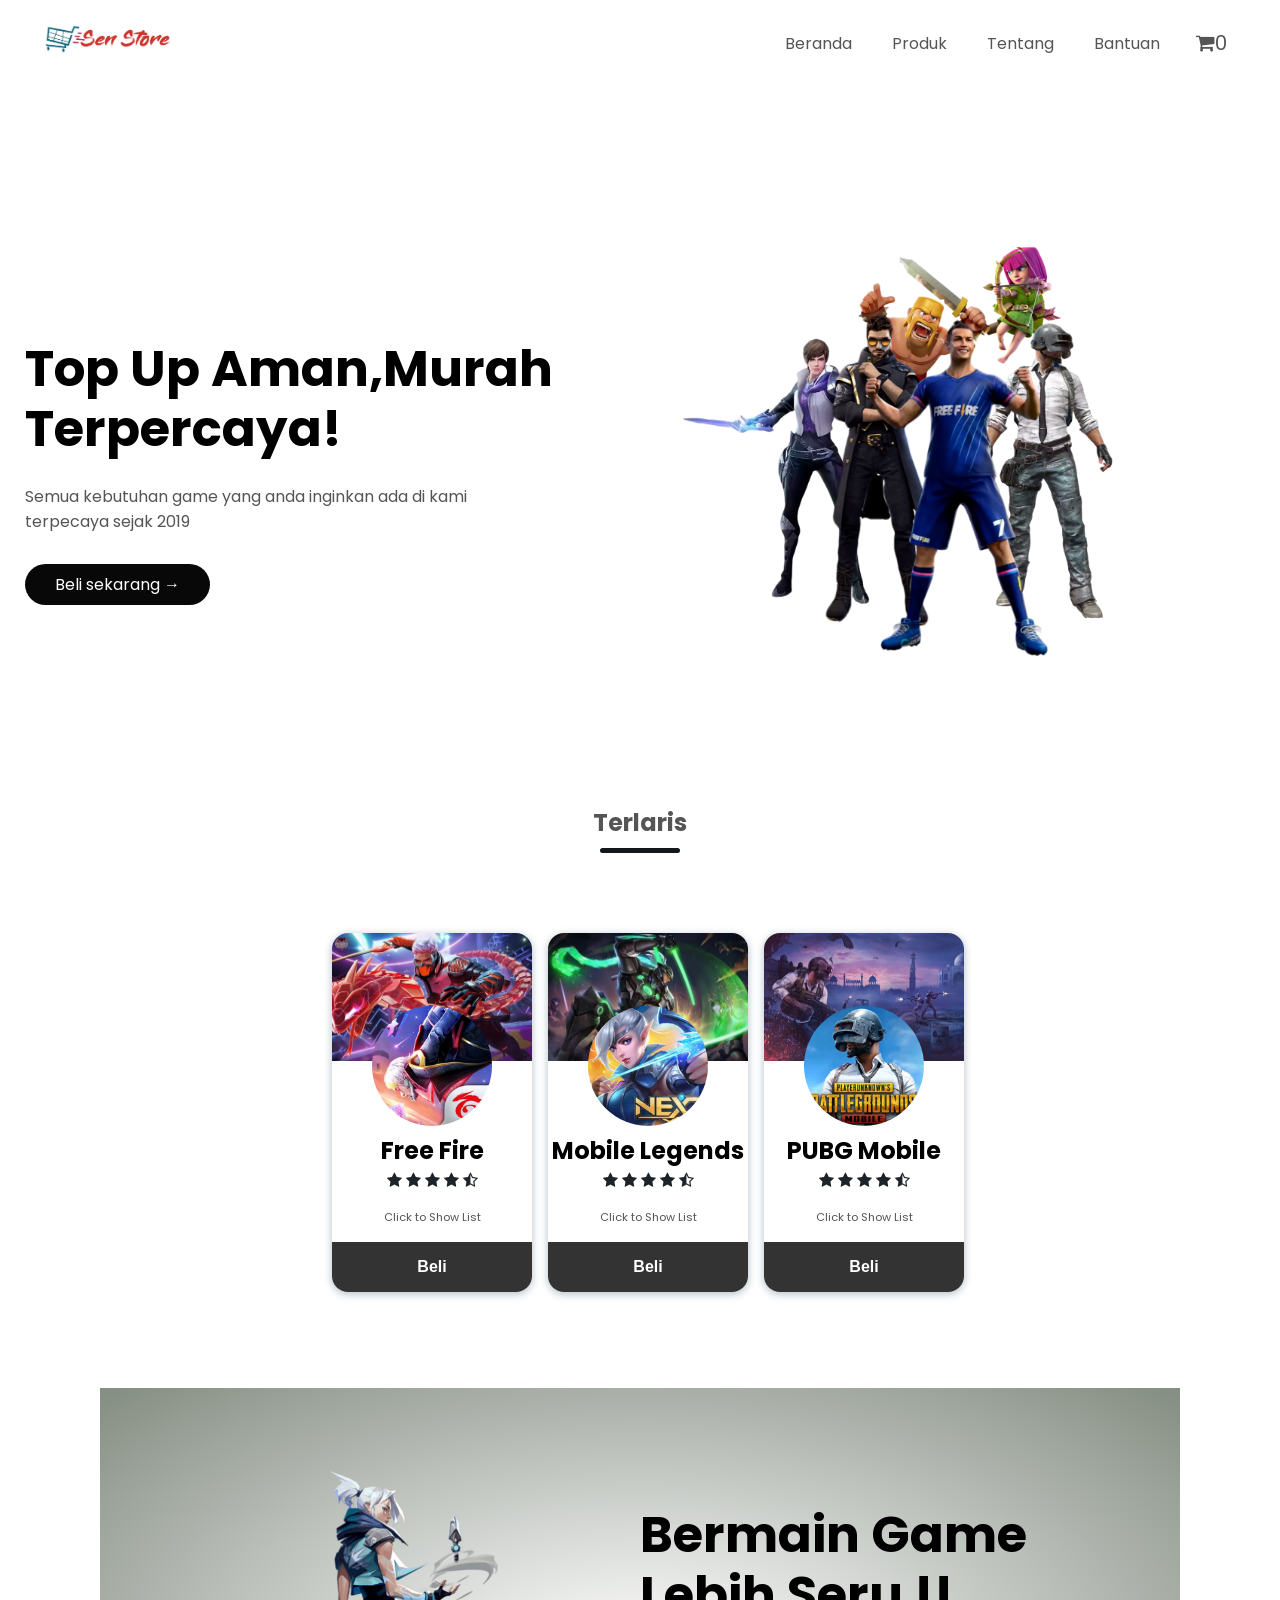
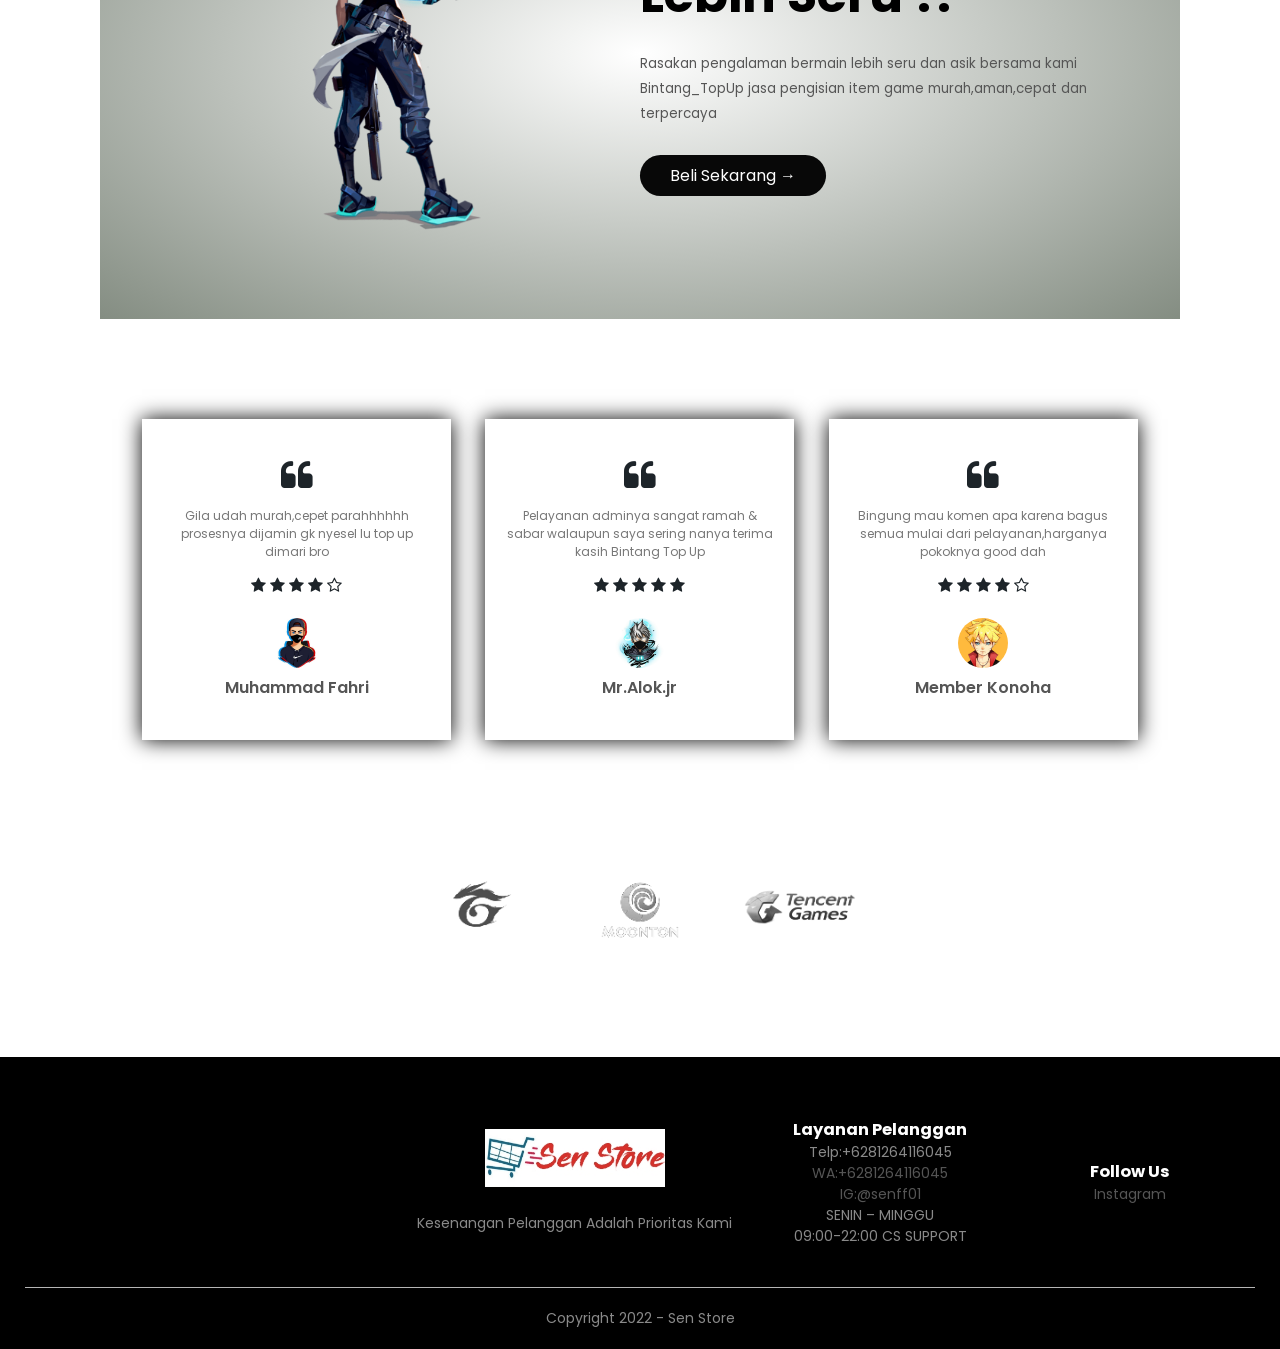
<file: index.html>
<!DOCTYPE html>
<html lang="en">
<head>
    <meta charset="UTF-8">
    <meta name="viewport" content="width=device-width, initial-scale=1.0">
    <title>Sen Store | Top up Murah Terpercaya</title>
    <link rel="stylesheet" href="style.css">
    <link rel="preconnect" href="https://fonts.googleapis.com">
<link rel="preconnect" href="https://fonts.gstatic.com" crossorigin>
<link href="https://fonts.googleapis.com/css2?family=Poppins:wght@300;400;500;600;700&display=swap" rel="stylesheet">
<link rel="stylesheet" href="https://stackpath.bootstrapcdn.com/font-awesome/4.7.0/css/font-awesome.min.css">
</head>


<body>

    <div class="header">

   <div class="container">
    <div class="navbar">
        
        <div class="logo">
            <a href="../index-sesudah.html"><img src="image/logo.png" width="125px"></a>
        </div>
            <nav>
             <ul id="MenuItems">
                <li><a href="#">Beranda</a></li>
                <li><a href="account.html">Produk</a></li>
                <li><a href="https://www.instagram.com/senff01">Tentang</a></li>
                <li><a href="https://api.whatsapp.com/send?phone=6281264116045">Bantuan</a></li>
             </ul>
            </nav>
            <div class="logo">
            </div>
            <div class="cart__counter">
              <i class="fa fa-shopping-cart"></i><span id="total__counter">0</span>
            </div>
            <div class="cart">
              
            <img src="image/menu.png" class="menu-icon" onclick="menutoggle()"> 
        </div>

        
        </div>

     <div class="row">
        <div class="col-2">
            <h1>Top Up Aman,Murah<br>Terpercaya!</h1>
            <p>Semua kebutuhan game yang anda inginkan ada di kami<br>terpecaya sejak 2019</p>
            <a href="product/product.html" class="btn">Beli sekarang &#8594</a>
        </div>
         <div class="col-2">
            <img src="image/image1.png" >
         </div>
       </div>
   </div>
</div>


    <!---- featured products ---->
    <h2 class="title">Terlaris</h2>
    <div class="wrapper-flex">
    <div class="daftar-produk">
        <img src="image/bg-prk1.jpg" class='banner-img'>
        <img src="image/product-1.jpg" calt='profile image' class="profile-img" width="50px">
        <h1 class="name">Free Fire</h1>
        <div class="rating">
        <i class="fa fa-star"></i>
        <i class="fa fa-star"></i>
        <i class="fa fa-star"></i>
        <i class="fa fa-star"></i>
        <i class="fa fa-star-half-o"></i>
        </div>
              <p class="description">Click to Show List</p>
              <a href="product/dm_ep-ep.html"><button class="tombol">Beli</button></a>
            </div>
            <!-- mobile legends -->
            <div class="daftar-produk">
              <img src="image/bg-prk2.jpg" class='banner-img'>
                <img src="image/product-2.jpg" calt='profile image' class="profile-img" width="50px">
                <h1 class="name">Mobile Legends</h1>
                <div class="rating">
                  <i class="fa fa-star"></i>
                  <i class="fa fa-star"></i>
                  <i class="fa fa-star"></i>
                  <i class="fa fa-star"></i>
                  <i class="fa fa-star-half-o"></i>
              </div>
                <p class="description">Click to Show List</p>
                <a href="product/mobile-product.html"><button class="tombol">Beli</button></a>
              </div>
              <div class="daftar-produk">
                <img src="image/bg-prk3.jpg" class='banner-img'>
                <img src="image/product-3.jpg" calt='profile image' class="profile-img" width="50px">
                <h1 class="name">PUBG Mobile</h1>
                <div class="rating">
                  <i class="fa fa-star"></i>
                  <i class="fa fa-star"></i>
                  <i class="fa fa-star"></i>
                  <i class="fa fa-star"></i>
                  <i class="fa fa-star-half-o"></i>
              </div>
                <p class="description">Click to Show List</p>
                <button class='tombol'>Beli</button>
              </div>

 <!--- offer ---->
    <div class="offer">
        <div class="small-container">
            <div class="row">
                <div class="col-2">
                    <img src="image/exclusive.png" class="offer-img">
                </div>
                <div class="col-2">
                    <h1>Bermain Game Lebih Seru !!</h1>
                    <small>Rasakan pengalaman bermain lebih seru dan asik bersama kami Bintang_TopUp jasa pengisian item game murah,aman,cepat dan</small>
                    <p><small>terpercaya</small></p>
                    <a href="product/product.html" class="btn">Beli Sekarang &#8594</a>
                </div>
            </div>
        </div>
    </div>

<!----testimonial -------->

<div class="testimonial">
    <div class="small-container">
        <div class="row">
            <div class="col-3">
                <i class="fa fa-quote-left"></i>
                <p>Gila udah murah,cepet parahhhhhh prosesnya dijamin gk nyesel lu top up dimari bro</p>
                <div class="rating">
                    <i class="fa fa-star"></i>
                    <i class="fa fa-star"></i>
                    <i class="fa fa-star"></i>
                    <i class="fa fa-star"></i>
                    <i class="fa fa-star-o"></i>
                </div>
                <img src="image/user-1.png">
                <h3>Muhammad Fahri</Mr></h3>
            </div>
            <div class="col-3">
                <i class="fa fa-quote-left"></i>
                <p>Pelayanan adminya sangat ramah & sabar walaupun saya sering nanya terima kasih Bintang Top Up</p>
                <div class="rating">
                    <i class="fa fa-star"></i>
                    <i class="fa fa-star"></i>
                    <i class="fa fa-star"></i>
                    <i class="fa fa-star"></i>
                    <i class="fa fa-star"></i>
                </div>
                <img src="image/user-2.png">
                <h3>Mr.Alok.jr</h3>
            </div>
            <div class="col-3">
                <i class="fa fa-quote-left"></i>
                <p>Bingung mau komen apa karena bagus semua mulai dari pelayanan,harganya pokoknya good dah</p>
                <div class="rating">
                    <i class="fa fa-star"></i>
                    <i class="fa fa-star"></i>
                    <i class="fa fa-star"></i>
                    <i class="fa fa-star"></i>
                    <i class="fa fa-star-o"></i>
                </div>
                <img src="image/user-3.png">
                <h3>Member Konoha</h3>
            </div>
        </div>
    </div>
</div>

<!--------brands------>
<div class="brands">
    <div class="small-container">
        <div class="row">
            <div class="col-5">
                <img src="image/logo-garena.png">
            </div>
            <div class="col-5">
                <img src="image/logo-moonton.png">
            </div>
            <div class="col-5">
                <img src="image/logo-tencent.png">
            </div>
            <!--foto logo-->
        </div>
    </div>
</div>

<!-------footer------>
<div class="footer">
    <div class="container">
        <div class="row">
            <div class="footer-col-1">
            </div>
            <div class="footer-col-2">
                <img src="image/logo-white.png" >
                <p>Kesenangan Pelanggan Adalah Prioritas Kami</p>
            </div>
            <div class="footer-col-3">
                <h3>Layanan Pelanggan</h3>
                <ul>
                    <li>Telp:+6281264116045</li>
                    <li><a href="https://api.whatsapp.com/send?phone=6281264116045"><li>WA:+6281264116045</li></a></li>
                    <li><a href="https://www.instagram.com/senff01/"><li>IG:@senff01</li></a></li>
                    <li>SENIN – MINGGU
                    <br>09:00-22:00 CS SUPPORT</li>
                </ul>
            </div>
            <div class="footer-col-4">
                <h3>Follow Us</h3>
                <ul>
                    <a href="https://www.instagram.com/senff01"><li>Instagram</li></a>
                </ul>
            </div>
        </div>
        <hr>
        <p class="Copyrigh">Copyright 2022 - Sen Store</p>
    </div>
</div>

<!--js for toggle menu-->
<script>
    var MenuItems= document.getElementById("MenuItems");
    MenuItems.style.maxHeight = "0px";
    function menutoggle(){
            if(MenuItems.style.maxHeight == "0px")
        {
            MenuItems.style.maxHeight = "200px";
        }
    else   
        {   
            MenuItems.style.maxHeight = "0px";
        }
    
    }
</script>

</body>
</html>
</file>
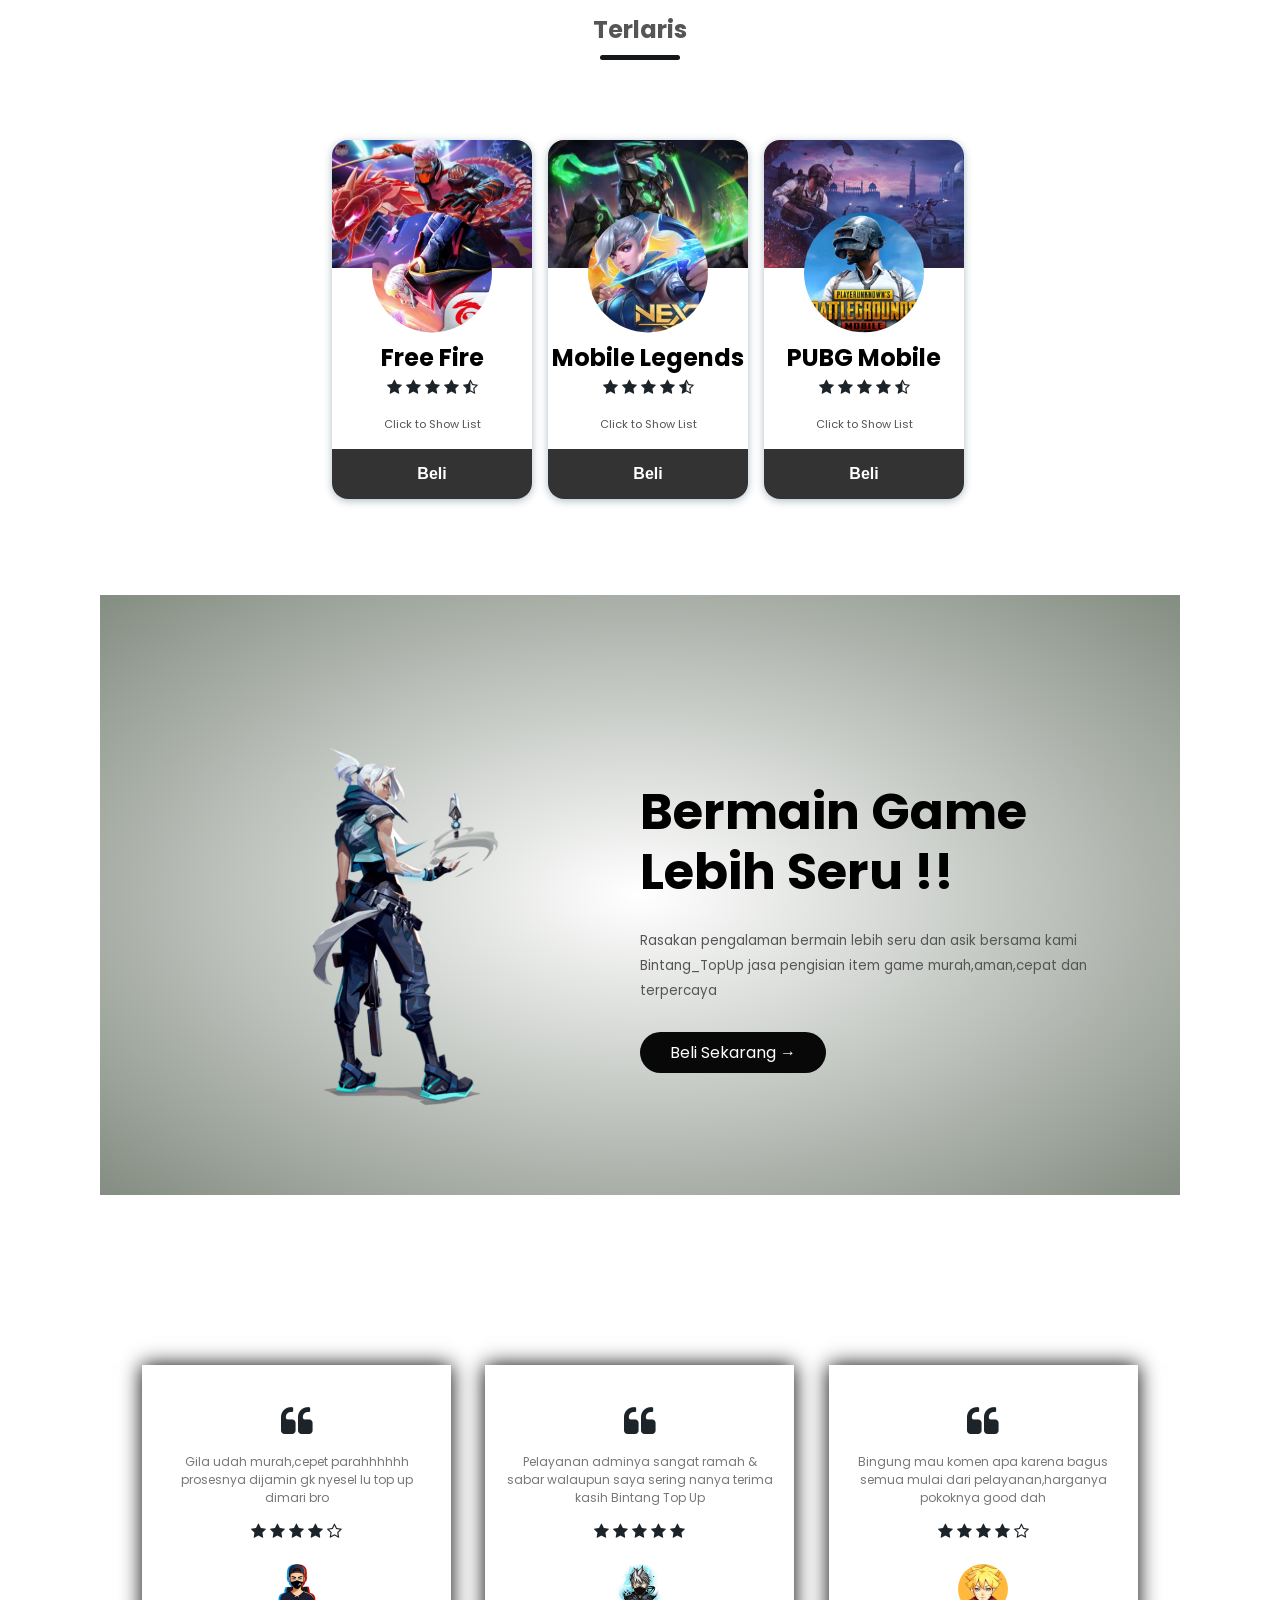
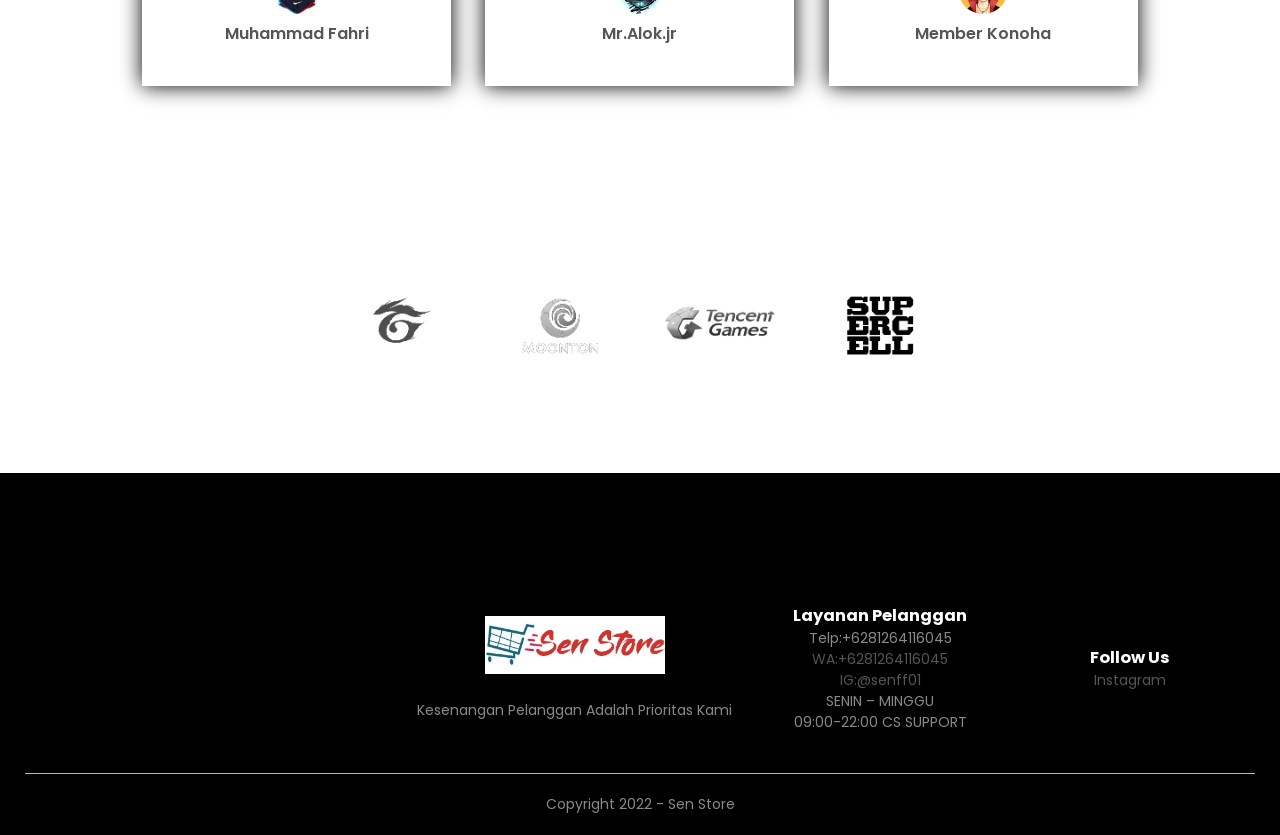
<file: index-sesudah.html>
<!DOCTYPE html>
<html lang="en">
<head>
    <meta charset="UTF-8">
    <meta name="viewport" content="width=device-width, initial-scale=1.0">
    <title>Sen - Store</title>
    <link rel="stylesheet" href="style.css">
    <link rel="preconnect" href="https://fonts.googleapis.com">
<link rel="preconnect" href="https://fonts.gstatic.com" crossorigin>
<link href="https://fonts.googleapis.com/css2?family=Poppins:wght@300;400;500;600;700&display=swap" rel="stylesheet">
<link rel="stylesheet" href="https://stackpath.bootstrapcdn.com/font-awesome/4.7.0/css/font-awesome.min.css">
</head>

<body>
<div class="header">
   <div class="container">
</div>
    <!---- featured products ---->
    <h2 class="title">Terlaris</h2>
    <div class="wrapper-flex">

        <div class="daftar-produk">
            <img src="image/bg-prk1.jpg" class='banner-img'>
              <img src="image/product-1.jpg" calt='profile image' class="profile-img" width="50px">
              <h1 class="name">Free Fire</h1>
              <div class="rating">
                <i class="fa fa-star"></i>
                <i class="fa fa-star"></i>
                <i class="fa fa-star"></i>
                <i class="fa fa-star"></i>
                <i class="fa fa-star-half-o"></i>
            </div>
              <p class="description">Click to Show List</p>
              <a href="product/dm_ep-ep.html"><button class="tombol">Beli</button></a>
            </div>
            <!-- mobile legends -->
            <div class="daftar-produk">
              <img src="image/bg-prk2.jpg" class='banner-img'>
                <img src="image/product-2.jpg" calt='profile image' class="profile-img" width="50px">
                <h1 class="name">Mobile Legends</h1>
                <div class="rating">
                  <i class="fa fa-star"></i>
                  <i class="fa fa-star"></i>
                  <i class="fa fa-star"></i>
                  <i class="fa fa-star"></i>
                  <i class="fa fa-star-half-o"></i>
              </div>
                <p class="description">Click to Show List</p>
                <a href="product/mobile-product.html"><button class="tombol">Beli</button></a>
              </div>
              <div class="daftar-produk">
                <img src="image/bg-prk3.jpg" class='banner-img'>
                <img src="image/product-3.jpg" calt='profile image' class="profile-img" width="50px">
                <h1 class="name">PUBG Mobile</h1>
                <div class="rating">
                  <i class="fa fa-star"></i>
                  <i class="fa fa-star"></i>
                  <i class="fa fa-star"></i>
                  <i class="fa fa-star"></i>
                  <i class="fa fa-star-half-o"></i>
              </div>
                <p class="description">Click to Show List</p>
                <button class='tombol'>Beli</button>
              </div>
              
 <!--- offer ---->
    <div class="offer">
        <div class="small-container">
            <div class="row">
                <div class="col-2">
                    <img src="image/exclusive.png" class="offer-img">
                </div>
                <div class="col-2">
                    <h1>Bermain Game Lebih Seru !!</h1>
                    <small>Rasakan pengalaman bermain lebih seru dan asik bersama kami Bintang_TopUp jasa pengisian item game murah,aman,cepat dan</small>
                    <p><small>terpercaya</small></p>
                    <a href="" class="btn">Beli Sekarang &#8594</a>
                </div>
            </div>
        </div>
    </div>

<!----testimonial -------->

<div class="testimonial">
    <div class="small-container">
        <div class="row">
            <div class="col-3">
                <i class="fa fa-quote-left"></i>
                <p>Gila udah murah,cepet parahhhhhh prosesnya dijamin gk nyesel lu top up dimari bro</p>
                <div class="rating">
                    <i class="fa fa-star"></i>
                    <i class="fa fa-star"></i>
                    <i class="fa fa-star"></i>
                    <i class="fa fa-star"></i>
                    <i class="fa fa-star-o"></i>
                </div>
                <img src="image/user-1.png">
                <h3>Muhammad Fahri</Mr></h3>
            </div>
            <div class="col-3">
                <i class="fa fa-quote-left"></i>
                <p>Pelayanan adminya sangat ramah & sabar walaupun saya sering nanya terima kasih Bintang Top Up</p>
                <div class="rating">
                    <i class="fa fa-star"></i>
                    <i class="fa fa-star"></i>
                    <i class="fa fa-star"></i>
                    <i class="fa fa-star"></i>
                    <i class="fa fa-star"></i>
                </div>
                <img src="image/user-2.png">
                <h3>Mr.Alok.jr</h3>
            </div>
            <div class="col-3">
                <i class="fa fa-quote-left"></i>
                <p>Bingung mau komen apa karena bagus semua mulai dari pelayanan,harganya pokoknya good dah</p>
                <div class="rating">
                    <i class="fa fa-star"></i>
                    <i class="fa fa-star"></i>
                    <i class="fa fa-star"></i>
                    <i class="fa fa-star"></i>
                    <i class="fa fa-star-o"></i>
                </div>
                <img src="image/user-3.png">
                <h3>Member Konoha</h3>
            </div>
        </div>
    </div>
</div>

<!--------brands------>
<div class="brands">
    <div class="small-container">
        <div class="row">
            <div class="col-5">
                <img src="image/logo-garena.png">
            </div>
            <div class="col-5">
                <img src="image/logo-moonton.png">
            </div>
            <div class="col-5">
                <img src="image/logo-tencent.png">
            </div>
            <div class="col-5">
                <img src="image/logo-supercell.png">
            </div>
            <!--foto logo-->
        </div>
    </div>
</div>

<div class="footer">
    <div class="container">
        <div class="row">
            <div class="footer-col-1">
            </div>
            <div class="footer-col-2">
                <img src="image/logo-white.png" >
                <p>Kesenangan Pelanggan Adalah Prioritas Kami</p>
            </div>
            <div class="footer-col-3">
                <h3>Layanan Pelanggan</h3>
                <ul>
                    <li>Telp:+6281264116045</li>
                    <li><a href="https://api.whatsapp.com/send?phone=6281264116045"><li>WA:+6281264116045</li></a></li>
                    <li><a href="https://www.instagram.com/senff01/"><li>IG:@senff01</li></a></li>
                    <li>SENIN – MINGGU
                    <br>09:00-22:00 CS SUPPORT</li>
                </ul>
            </div>
            <div class="footer-col-4">
                <h3>Follow Us</h3>
                <ul>
                    <a href="https://www.instagram.com/senff01"><li>Instagram</li></a>
                </ul>
            </div>
        </div>
        <hr>
        <p class="Copyrigh">Copyright 2022 - Sen Store</p>
    </div>
</div>

<!--js for toggle menu-->
<script>
    var MenuItems= document.getElementById("MenuItems");
    MenuItems.style.maxHeight = "0px";
    function menutoggle(){
            if(MenuItems.style.maxHeight == "0px")
        {
            MenuItems.style.maxHeight = "200px";
        }
    else   
        {   
            MenuItems.style.maxHeight = "0px";
        }
    
    }
</script>

</body>
</html>
</file>
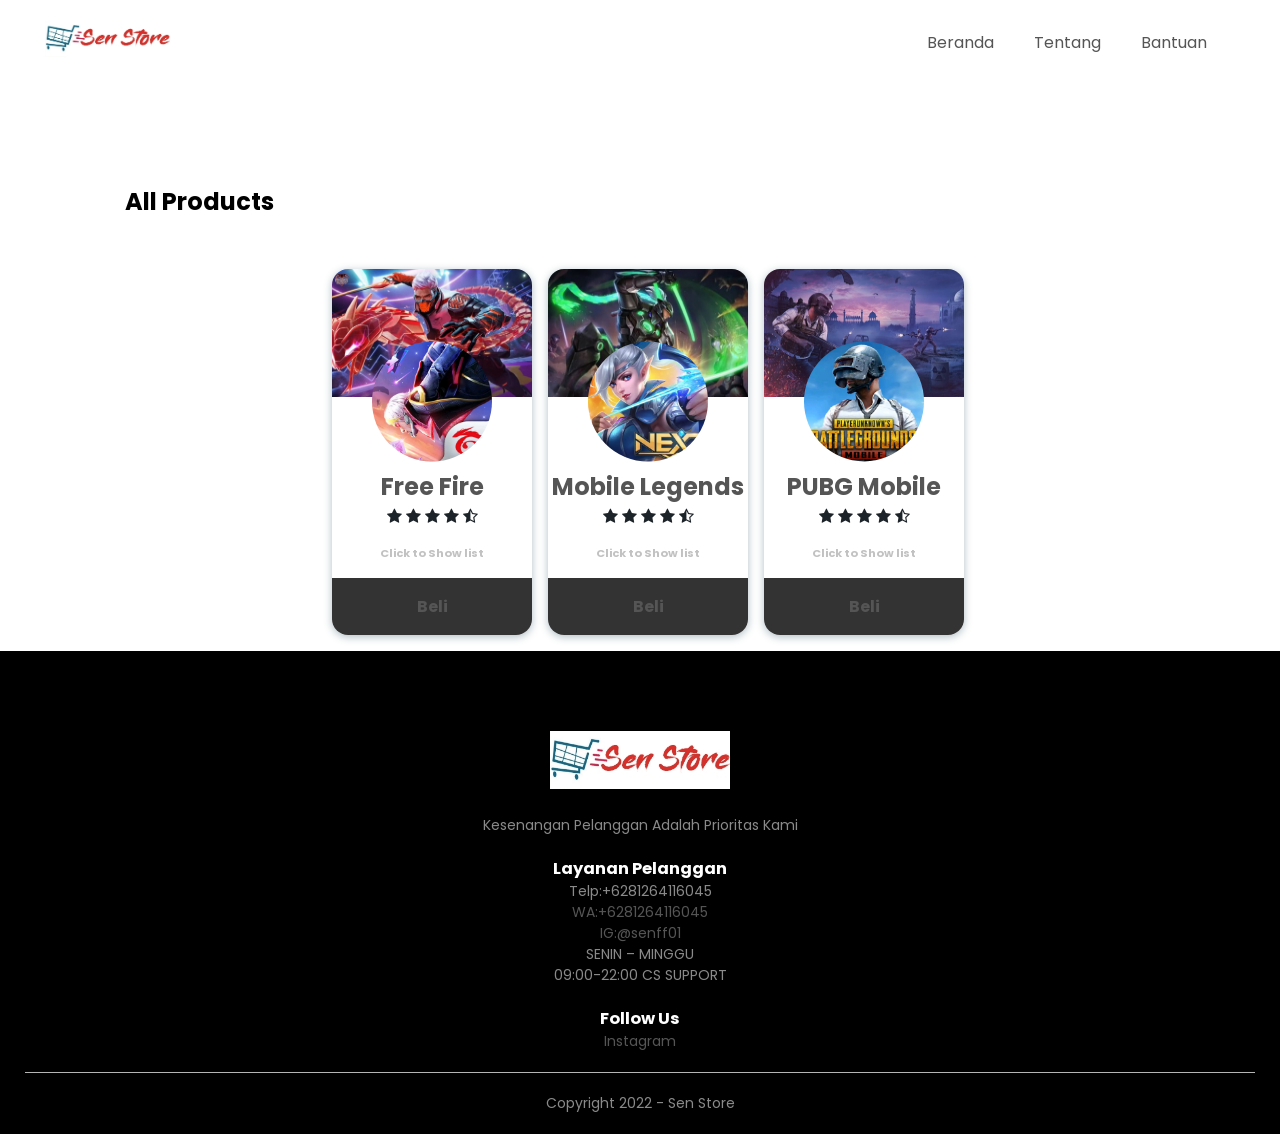
<file: product/product.html>
<!DOCTYPE html>
<html lang="en">
<head>
    <meta charset="UTF-8">
    <meta name="viewport" content="width=device-width, initial-scale=1.0">
    <title>Mobile Game-BintangTopUp</title>
    <link rel="stylesheet" href="style.css">
    <link rel="preconnect" href="https://fonts.googleapis.com">
<link rel="preconnect" href="https://fonts.gstatic.com" crossorigin>
<link rel="preconnect" href="https://fonts.googleapis.com">
<link rel="preconnect" href="https://fonts.gstatic.com" crossorigin>
<link href="https://fonts.googleapis.com/css2?family=Poppins:wght@200;300;400;500;600;700&display=swap" rel="stylesheet">
<link rel="stylesheet" href="https://stackpath.bootstrapcdn.com/font-awesome/4.7.0/css/font-awesome.min.css">
</head>

<body>
    <div class="container">
      <div class="navbar">
        <div class="logo">
            <a href="../index-sesudah.html"><img src="../image/logo.png" width="125px"></a>
        </div>
            <nav>
             <ul id="MenuItems">
                <li><a href="../index-sesudah.html">Beranda</a></li>
                <li><a href="https://www.instagram.com/senff01">Tentang</a></li>
                <li><a href="https://api.whatsapp.com/send?phone=6289654020881">Bantuan</a></li>
             </ul>
            </nav>
            <div class="cart">
            <img src="../image/menu.png" class="menu-icon" onclick="menutoggle()"> 
        </div>
        </div>

        <div class="small-container">

        <div class="row2 row-2">
          <h2>All Products</h2>
      </div>
<!------Daftar Produk------>
      <div class="products">
        <div class="product__element">
          <input type="hidden" name="" id="product__id" value="1" />
          <img src="../image/bg-prk1.jpg" class='banner-img'>
          <img src="../image/product-1.jpg" calt='profile image' class="profile-img" width="50px" alt="" srcset="" id="image" />
          <p class="product__name">Free Fire</p>
          <div class="rating">
            <i class="fa fa-star"></i>
            <i class="fa fa-star"></i>
            <i class="fa fa-star"></i>
            <i class="fa fa-star"></i>
            <i class="fa fa-star-half-o"></i>
        </div>
          <h5 class="product__price">Click to Show list</h5>
          <div class="btn__add__to__cart"> <a class="tombol-cart" href="../product/product.html">Beli</a></div> 
        </div>

        <div class="product__element">
          <input type="hidden" name="" id="product__id" value="2" />
          <img src="../image/bg-prk2.jpg" class='banner-img'>
          <img src="../image/product-2.jpg" calt='profile image' class="profile-img" width="50px" alt="" srcset="" id="image" />
          <p class="product__name">Mobile Legends</p>
          <div class="rating">
            <i class="fa fa-star"></i>
            <i class="fa fa-star"></i>
            <i class="fa fa-star"></i>
            <i class="fa fa-star"></i>
            <i class="fa fa-star-half-o"></i>
        </div>
          <h5 class="product__price">Click to Show list</h5>
          <div class="btn__add__to__cart">
            <a href="/product/dm_ep-ep.html" class="">Beli</a>
            </div>
          </div>

        <div class="product__element">
          <input type="hidden" name="" id="product__id" value="3" />
          <img src="../image/bg-prk3.jpg" class='banner-img'>
          <img src="../image/product-3.jpg" calt='profile image' class="profile-img" width="50px" alt="" srcset="" id="image" />
          <p class="product__name">PUBG Mobile</p>
          <div class="rating">
            <i class="fa fa-star"></i>
            <i class="fa fa-star"></i>
            <i class="fa fa-star"></i>
            <i class="fa fa-star"></i>
            <i class="fa fa-star-half-o"></i>
        </div>
          <h5 class="product__price">Click to Show list</h5>
          <div class="btn__add__to__cart">
            <a href="/product/dm_ep-ep.html" class="">Beli</a>
            </div>
          </div>
          </div>
        </div>
    </div>
  </div>

  <div class="footer">
    <div class="container">
        <div class="row">
            <div class="footer-col-1">
            </div>
            <div class="footer-col-2">
                <img src="../image/logo-white.png" >
                <p>Kesenangan Pelanggan Adalah Prioritas Kami</p>
            </div>
            <div class="footer-col-3">
                <h3>Layanan Pelanggan</h3>
                <ul>
                    <li>Telp:+6281264116045</li>
                    <li><a href="https://api.whatsapp.com/send?phone=6289654020881"><li>WA:+6281264116045</li></a></li>
                    <li><a href="https://www.instagram.com/senff01/"><li>IG:@senff01</li></a></li>
                    <li>SENIN – MINGGU
                    <br>09:00-22:00 CS SUPPORT</li>
                </ul>
            </div>
            <div class="footer-col-4">
                <h3>Follow Us</h3>
                <ul>
                    <a href="https://www.instagram.com/senff01"><li>Instagram</li></a>
                </ul>
            </div>
        </div>
        <hr>
        <p class="Copyrigh">Copyright 2022 - Sen Store</p>
    </div>
</div>

<!--js for toggle menu-->
    

    <script src="main.js"></script>
    <script>
      var MenuItems= document.getElementById("MenuItems");
      MenuItems.style.maxHeight = "0px";
      function menutoggle(){
              if(MenuItems.style.maxHeight == "0px")
          {
              MenuItems.style.maxHeight = "200px";
          }
      else   
          {   
              MenuItems.style.maxHeight = "0px";
          }
      
      }
  </script>

<script type="text/javascript">
  var urlMenu = document.getElementById('menuItem');
  urlMenu.onchange = function() {
    var userOption = this.options[this.selectedIndex];
    if (userOption.value != "nothing")  {
      window.open (userOption.value, "Menu", "");
    }
  }
  </script>
  </body>
</html>
</file>
<file: style.css>
:root {
    --clr-primary: #651fff;
    --clr-gray: #37474f;
    --clr-gray-light: #b0bec5;
  }  

*{
    margin: 0;
    padding: 0;
    box-sizing: border-box;
}
body{
    font-family: 'Poppins', sans-serif;
}
.navbar{
    display:flex;
    align-items: center;
    padding: 20px;
}

nav{
    flex: 1;
    text-align: right;
}
nav ul{
    display: inline-block;
    list-style-type: none;
}
nav ul li{
    display: inline-block;
    margin-right: 20px;
}

a{
    text-decoration: none;
    color: #555;
}
nav ul li a{
    padding: 8px;
}
p{
    color: #555;
}
nav ul li a:hover{
    color: white;
    background-color: #1d2429;
    border-radius: 20px;
    
}
.container{
    max-width: 1300px;
    margin: auto;
    padding-left: 25px;
    padding-right: 25px;
}
.row{
    display: flex;
    align-items: center;
    flex-wrap: wrap;
    justify-content: space-around;
}
.col-2{
    flex-basis: 50%;
    min-width: 300px;
   
}
.col-2 img{
    max-width: 100%;
    padding: 50px 0;
}
.col-2 h1{
    font-size: 50px;
    line-height: 60px;
    margin: 25px 0;
}
.btn{
    display: inline-block;
    background:#080808;
    color: #fff;
    padding: 8px 30px;
    margin: 30px 0;
    border-radius: 30px;
    transition: background 0.5s;
}
.btn:hover{
    background: #213E3B;
}
.header{
    background: white;
}
.header .row{
    margin-top:  70px;
}

.categories{
    margin: 70px 0;
}
.col-3{
    flex-basis: 30%;
    min-width: 250px;
    margin-bottom: 30px;
}
.col-3 img{
    width: 100%;
}
.small-container{
    max-width: 1080px;
    margin: auto;
    padding-left: 25px;
    padding-right: 25px;
}
.col-4{
    flex-basis: 25%;
    padding: 10px;
    min-width: 200px;
    margin-bottom: 50px;
    transition: transform 0.5s;
}
.col-4 img{
    width: 100%;
}
/*cart__counter*/



.cart__counter {
    display: flex;
    flex-direction: row;
    justify-content:center;
    align-items: center;
    position: relative;
    top: 0%;
    left: 0%;
    
}
.cart__counter
{
    color:#555;
    position: relative;
    /* top: 30%;
    left: 30%; */
    font-size: 20px;
    margin: 8px;
}


.title{
    text-align: center;
    margin: 0 auto 80px;
    position: relative;
    line-height: 60px;
    color: #555;
}
.title::after{
    content:'';
    background: #15181a;
    width: 80px;
    height: 5px;
    border-radius: 5px;
    position: absolute;
    bottom: 0;
    left: 50%;
    transform: translatex(-50%);
}

h4{
    color: #555;
    font-weight: normal;
}
.col-4 p{
    font-size: 14px;
}
.rating .fa{
    color: #1d2429;
}
.col-4:hover{
    transform: translateY(-5px);
}
/* ------ offer #ffd6d6-----*/

.offer{
    background: radial-gradient(#fff,#848d82);
    margin-top: 80px;
    padding:30px 0;
}
.col-2 .offer-img{
    padding: 50px;
}
small{
    color: #555;
}
/* ------ testimonial -----*/
.testimonial{
    padding-top: 100px;
}
.testimonial .col-3{
    text-align: center;
    padding: 40px 20px;
    box-shadow: 0 0 20px 0px rgba(0,0,0,1);
    cursor: pointer;
    transition: transform 0.5s;
}
.testimonial .col-3 img{
    width: 50px;
    margin-top: 20px;
    border-radius: 50%;
}
.testimonial .col-3:hover{
    transform:translateY(-10px);
}
.fa.fa-quote-left{
    font-size: 34px;
    color: #1d2429;
}
.col-3 p{
    font-size: 12px;
    margin: 12px 0;
    color: #777;
}
.testimonial .col-3 h3{
    font-weight: 600;
    color:#555;
    font-size: 16px;
}
/*---------brands-----*/

.brands{
    margin: 100px auto;
}
.col-5{
    width: 160px;
}
.col-5 img{
    width: 100%;
    cursor: pointer;
    filter: grayscale(100%);
}
.col-5 img:hover{
    filter: grayscale(0);
}
/*-------footer-----*/
.footer{
    width: 100%;
    background: #000;
    color: #8a8a8a;
    font-size: 14px;
    padding: 60px 0 20px;
}
.footer p{
    color: #8a8a8a;
}
.footer h3{
    color: #fff;
}
.footer-col-1,.footer-col-2, .footer-col-3, .footer-col-4{
    min-width: 250px;
    margin-bottom: 20px;
}
.footer-col-1{
    flex-basis: 30%;
}
.footer-col-2{
    flex: 1;
    text-align: center;
}

.footer-col-2 img{
    width: 180px;
    margin-bottom: 20px;
}
.footer-col-3, .footer-col-4{
    flex-basis: 12%;
    text-align: center;
}
ul{
    list-style-type: none;
}
.app-logo{
    margin-top: 20px;
}
.app-logo img{
    width: 140px;
}
.footer hr{
    border: none;
    background: #b5b5b5;
    height: 1px;
    margin: 20px 0;
}
.Copyrigh{
    text-align: center;
}

.menu-icon{
    width: 28px;
    margin-left: 20px;
    display: none;
}

/*media query for menu*/

@media only screen and (max-width:800px){
    nav ul{
        position: absolute;
        top: 70px;
        left: 0;
        background: #333;
        width: 100%;
        overflow: hidden;
        transition: max-height 0.5s;
    }
    nav ul li{
        display: block;
        margin-right: 50px;
        margin-top: 10px;
        margin-bottom: 10px;
    }
    nav ul li a{
        color: #fff;
    }
    .menu-icon{
        display: block;
        cursor: pointer;
    }


}

/*---------------- All products page -----*/
.row-2{
    justify-content: space-between;
    margin: 100px auto 50px;
}
select{
    border: 1px solid #0F4C75;
    padding: 5px;
}

select:focus{
    outline: none;
}
.page-btn{
    margin: 0 auto 80px;
}
.page-btn span{
    display: inline-block;
    border: 1px solid #0F4C75;
    margin-left: 10px;
    width: 40px;
    height: 40px;
    text-align: center;
    line-height: 40px;
    cursor: pointer;
}
.page-btn span:hover{
    background: #0F4C75;
    color: #fff;
}





/*---------Daftar Produk----------*/



.wrapper-flex {
    display: flex;
    flex-wrap: wrap;
    justify-content: center;
  }
  
  .daftar-produk {
    overflow: hidden;
    box-shadow: 0px 2px 8px 0px var(--clr-gray-light);
    background-color: white;
    text-align: center;
    border-radius: 1rem;
    position: relative;
    width: 200px;
    margin-bottom: 1rem;
    margin-left: 1rem;
  }
  
  .banner-img {
    position: absolute;
    height: 8rem;
    width: 100%;
    background-position: center;
    display: flex;
    background-repeat: no-repeat;
    background-size: cover;
  }
  
  .profile-img {
    width: 7.5rem;
    clip-path: circle(60px at center);
    margin-top: 4.5rem;
  }
  
  .name {
    font-weight: bold;
    font-size: 1.5rem;
  }
  
  .description {
    margin: 1rem 2rem;
    font-size: 0.7rem;
  }
  .rating {
    color: #0F4C75;
  }
  .tombol {
    width: 100%;
    border: none;
    font-size: 1rem;
    font-weight: bold;
    color: white;
    padding: 1rem;
    background-color: #333;
  }
  
button:hover{
    background: black;
    color: #fff;  
}



/*---------Daftar Produk Selesai----------*/




/*------single product details-----*/
.single-product{
    margin: 80px;
}
.single-product .col-2 img{
    padding: 0;
}
.single-product .col-2{
    padding: 20px;
}
.single-product h4{
    margin: 20px 0;
    font-size: 22px;
    font-weight: bold;
}
.single-product select{
    display: block;
    padding: 10px;
    margin-top: 20px;
}
.single-product input{
    width: 50px;
    height: 40px;
    padding-left: 10px;
    font-size: 20px;
    margin-right: 10px;
    margin-right: 10px;
    border: 1px solid #0F4C75;
}

input:focus{
    outline: none;
}
.single-product .fa{
    color: #0F4C75;
    margin-left: 10px;
}
.small-img-row{
    display: flex;
    justify-content: space-evenly;
}
.small-img-col{
    flex-basis: 24%;
    cursor: pointer;
}
.cart-info{
    display: flex;
    flex-wrap: wrap;
}
th{
    text-align: left;
    padding: 5px;
    color: #fff;
    background: #0F4C75;
    font-weight: normal;
}
td{
    padding: 10px 5px;
}
td input{
    width: 40px;
    height: 30px;
    padding: 5px;
}
td a{
    color: #0F4C75;
    font-size: 12px;
}
td img{
    width: 80px;
    height:80px ;
    margin-right: 10px;
}
.total-price{
    display: flex;
    justify-content: flex-end;
}
.total-price table{
    border-top: 3px solid #0F4C75;
    width: 100%;
    max-width: 400px;
}

/*-------CATR ITEMS------*/

.cart-page{
    margin: 80px auto;
}
table{
    width: 100%;
    border-collapse: collapse;
}
td:last-child{
    text-align: right;
}
th:last-child{
    text-align: right;
}

/*---------account-page------*/


.account-page{
    padding: 50px 0;
    background: white;
}
.form-container{
    background: #fff;
    width: 300px;
    height: 400px;
    border: 2px solid #1d2429 ;
    position: relative;
    text-align: center;
    padding: 20px 0;
    margin: auto;
    box-shadow: 0 0 20px 0 px rgba(0, 0, 0,0.1);
    overflow: hidden;
}
.form-container span{
    font-weight: bold;
    padding: 0 10px;
    color: #555;
    cursor: pointer;
    width: 100px;
    display: inline-block;
}
.form-btn{
    display: inline-block;
}
.form-container form{
    max-width: 300px;
    padding: 0 20px;
    position: absolute;
    top: 130px;
    transition: transform 1s;
    
}
form input{
    width: 100%;
    height: 30px;
    margin: 10px 0;
    padding: 0 10px;
    border: 1px solid #ccc;
}
form .btn{
    width: 100%;
    border: none;
    cursor: pointer;
    margin: 10px 0;
}
form .btn:focus{
    outline: none;
}
#LoginForm{
    left: -300px;
}
#RegForm{
    left: 0;
}
form a{
    font-size: 12px;
}
#Indicator{
    width: 100px;
    border: none;
    background: #1d2429;
    height: 3px;
    margin: 8px;
    transform: translateX(100px);
    transition: transform 1s;
}











/*media querry for less than 600 scren size*/
@media only screen and (max-width:800px){
    .row{
        text-align: center;
    }
    .col-2, .col-3, .col-4{
        flex-basis: 100%;
        padding: 5px;
    }
    .single-product .row{
        text-align: left;
    }
    .single-product .col-2{
        padding: 20px 0;
    }
    .single-product h1{
        font-size: 26px;
        line-height: 32px;
    }
    .cart-info p{
        display: none;
    }
}
</file>
<file: product/style.css>
@import url('https://fonts.googleapis.com/css2?family=Poppins:wght@200;300;400;500;600;700&display=swap');

:root {
    --clr-primary: #651fff;
    --clr-gray: #37474f;
    --clr-gray-light: #b0bec5;
  }  

*{
    margin: 0;
    padding: 0;
    box-sizing: border-box;
    font-family: 'Poppins', sans-serif;
}





.btn__small {
    
    padding: 5px 5px;
    border-radius: 7px;
    border: 0px;
    background: #555;
    color: #fff;
    margin: 5px;
    font-size: 11px;
    cursor: pointer;
}

.btn {
    padding: 10px 10px;
    border-radius: 7px;
    border: 0px;
    background: #555;
    color: #fff;
    margin-left: 20px;
    font-size: 18px;
    cursor: pointer;
}
.btn:hover{
    background: black;
}

.btn_remove {
    background: #555;
}

h4 {
    display: inline;
    color: #555;
    font-weight: normal;
}

/*---Perubahaan Nav-----*/
.navbar{
    display:flex;
    align-items: center;
    padding: 20px;
    
}
nav{
    flex: 1;
    text-align: right;
}
nav ul{
    display: inline-block;
    list-style-type: none;
}
nav ul li{
    display: inline-block;
    margin-right: 20px;
}
a{
    text-decoration: none;
    color: #555;
}
nav ul li a{
    padding: 8px;
}
nav ul li a:hover{
    color: white;
    background-color: #1d2429;
    border-radius: 20px;
}
p{
    color: #555;
}
/*---Perubahaan Nav Selesai-----*/
.container{
    max-width: 1300px;
    margin: auto;
    padding-left: 25px;
    padding-right: 25px;
}
.row2{
    display: flex;
    align-items: center;
    flex-wrap: wrap;
    justify-content: space-around;
}
.col-2{
    flex-basis: 50%;
    min-width: 300px;
   
}
.col-2 img{
    max-width: 100%;
    padding: 50px 0;
}
.col-2 h1{
    font-size: 50px;
    line-height: 60px;
    margin: 25px 0;
}
.col-3{
    flex-basis: 30%;
    min-width: 250px;
    margin-bottom: 30px;
}
.col-3 img{
    width: 100%;
}
.small-container{
    max-width: 1080px;
    margin: auto;
    padding-left: 25px;
    padding-right: 25px;
}
.col-4{
    flex-basis: 25%;
    padding: 10px;
    min-width: 200px;
    margin-bottom: 50px;
    transition: transform 0.5s;
}
.col-4 img{
    width: 100%;
}
.title{
    text-align: center;
    margin: 0 auto 80px;
    position: relative;
    line-height: 60px;
    color: #555;
}
.title::after{
    content:'';
    background: #1d2429;
    width: 80px;
    height: 5px;
    border-radius: 5px;
    position: absolute;
    bottom: 0;
    left: 50%;
    transform: translatex(-50%);
}
.col-4 p{
    font-size: 14px;
}
.rating .fa{
    color: #1d2429;
}
.col-4:hover{
    transform: translateY(-5px);
}


/*-----Cart Shopping---*/
.cart__counter {
    display: flex;
    flex-direction: row;
    justify-content:center;
    align-items: center;
    position: relative;
    top: 0%;
    left: 0%;
    
}
.cart__counter
{
    color:#555;
    position: relative;
    /* top: 30%;
    left: 30%; */
    font-size: 20px;
    margin: 8px;
}


.fa-shopping-cart {
    color:#555;
    font-size: 25px !important;
    margin-right: 4px;
}

.cart__items {
    animation: show__cart 1s ease-in-out;
    position: absolute;
    right: 10%;
    top: 18%;
    padding: 20px;
    display: none;
    background: #FFF;
    border-radius: 10px;
    z-index: 2;
    width: 700px;
    box-shadow: 2px 2px 10px rgba(151, 146, 146, 0.924);
    border-bottom: 1px solid #555;

}

/*.cart__items:before {
    content: '';
    position: absolute;
    top: -5%;
    right: 3%;
    width: 30px;
    height: 50px;
    background: rgb(255, 255, 255);
    transform: rotate(45deg);
    box-shadow: 2px 0px 10px -2px rgb(255, 255, 255);
    /* color: #fff; */
 

.cart__items.active {

    display: flex;
    flex-direction: column;
    justify-content: space-between;
    align-items: center;
}

.cart_item {

    display: flex;
    flex-direction: row;
    align-items: center;
    justify-content:space-evenly;
    width: 700px;
    border-bottom: 1px dashed #000000;
}

.cart_item >* {
    margin: 20px;
}

.cart_item img {
    width: 50px;
    height: 50px;
    border-radius: 5px;
}

.total__cost {
    /* padding: 20px; */
    position: relative;
    top: 80%;
    left: 3%;
}

.check_out {
    display: flex;
    flex-direction: row;
    align-items: center;
    justify-content: center;
    padding: 10px;

}

/*-----Cart Shopping Selesai---*/

.products {
    display: flex;
    flex-wrap: wrap;
    justify-content: center;
    
}

.product__element {
    overflow: hidden;
    box-shadow: 0px 2px 8px 0px var(--clr-gray-light);
    background-color: white;
    text-align: center;
    border-radius: 1rem;
    position: relative;
    width: 200px;
    margin-bottom: 1rem;
    margin-left: 1rem;
}
    
.banner-img {
    position: absolute;
    height: 8rem;
    width: 100%;
    background-position: center;
    display: flex;
    background-repeat: no-repeat;
    background-size: cover
}

 /* .products .product__element img {
    position: relative;
    /* top: 10%;
    left: 10%;
    width: 60%;
    border-radius: 20px;
} */


.profile-img {
    width: 7.5rem;
    clip-path: circle(60px at center);
    margin-top: 4.5rem;
  }

.products .product__element .product__name {
    font-weight: bold;
    font-size: 1.5rem;

}

.product__price {
    margin: 1rem 2rem;
    font-size: 0.7rem;
    color: #c2c2c2;
}

/*------single product details-----*/
.single-product{
    margin: 80px;
}
.single-product .col-2 img{
    padding: 0;
}
.single-product .col-2{
    padding: 20px;
}
.single-product h4{
    margin: 20px 0;
    font-size: 22px;
    font-weight: bold;
}
.single-product select{
    display: block;
    padding: 10px;
    margin-top: 20px;
}
.single-product input{
    width: 50px;
    height: 40px;
    padding-left: 10px;
    font-size: 20px;
    margin-right: 10px;
    margin-right: 10px;
    border: 1px solid #0F4C75;
}

input:focus{
    outline: none;
}
.single-product .fa{
    color: #0F4C75;
    margin-left: 10px;
}
.small-img-row{
    display: flex;
    justify-content: space-evenly;
}
.small-img-col{
    flex-basis: 24%;
    cursor: pointer;
}
.cart-info{
    display: flex;
    flex-wrap: wrap;
}
th{
    text-align: left;
    padding: 5px;
    color: #fff;
    background: #0F4C75;
    font-weight: normal;
}
td{
    padding: 10px 5px;
}
td input{
    width: 40px;
    height: 30px;
    padding: 5px;
}
td a{
    color: #0F4C75;
    font-size: 12px;
}
td img{
    width: 80px;
    height:80px ;
    margin-right: 10px;
}
.total-price{
    display: flex;
    justify-content: flex-end;
}
.total-price table{
    border-top: 3px solid #0F4C75;
    width: 100%;
    max-width: 400px;
}

/*-------CATR ITEMS------

.cart-page{
    margin: 80px auto;
}
table{
    width: 100%;
    border-collapse: collapse;
}
td:last-child{
    text-align: right;
}
th:last-child{
    text-align: right;
}


*/

.btn__add__to__cart {

    width: 100%;
    border: none;
    font-size: 1rem;
    font-weight: bold;
    text-decoration-color: violet;
    color: white;
    padding: 1rem;
    background-color: #333;


    /*position: relative;
    top: 10%;!!
    bottom: 0;
    background: #40a832e5;
    color: #fff;
    width: 100%;
    /* margin: 0 auto;!!
    padding: 10px 20px;
    border-radius: 5px;
    cursor: pointer;
    font-size: 20px;*/

}

.btn__add__to__cart:hover {
    background: black;
    color:#fff;
}
.btn__add__to__cart2 {
    background: black;
    
}
.btn__add__to__cart2:hover {
    color:#fff;
}

/*-------footer-----*/
.footer{
    width: 100%;
    background: #000;
    color: #8a8a8a;
    font-size: 14px;
    padding: 60px 0 20px;
}
.footer p{
    color: #8a8a8a;
}
.footer h3{
    color: #fff;
}
.footer-col-1,.footer-col-2, .footer-col-3, .footer-col-4{
    min-width: 250px;
    margin-bottom: 20px;
}
.footer-col-1{
    flex-basis: 30%;
}
.footer-col-2{
    flex: 1;
    text-align: center;
}

.footer-col-2 img{
    width: 180px;
    margin-bottom: 20px;
}
.footer-col-3, .footer-col-4{
    flex-basis: 12%;
    text-align: center;
}
ul{
    list-style-type: none;
}
.app-logo{
    margin-top: 20px;
}
.app-logo img{
    width: 140px;
}
.footer hr{
    border: none;
    background: #b5b5b5;
    height: 1px;
    margin: 20px 0;
}
.Copyrigh{
    text-align: center;
}

.menu-icon{
    width: 28px;
    margin-left: 20px;
    display: none;
}


@keyframes show__cart {

    0% {
        opacity: 0;
    }

    50% {
        opacity: 0.5;
    }

    100% {
        opacity: 1;
    }

}

@media only screen and (max-width : 480px) {
    

    .cart__items {
        width: 340px;
        right: 6%;
        top: 8%;
    }

    .cart_item {
        width: 340px;
        /* padding: 10px; */
    }

    .cart_item > * {
        margin: 5px;
        padding: 5px;
    }
    
    .check_out {
        font-size: 10px;
    }

 
}


/*-----------------@media only screen and (min-width : 481px) {
    .products {
        grid-template-columns: 1fr 1fr;

    }

    .product__element {
        margin: 20px auto;
    }
}

@media only screen and (min-width : 800px) {
    .products {
        grid-template-columns: repeat(3, 1fr);

    }

    .cart__items {
        right:3%;
        top: 8%;
    }

    .product__element {
        margin: 20px auto;
    }
}
----------------*/

/**media querry for less than 600 scren size*/

@media only screen and (max-width:800px){
    .row{
        text-align: center;
    }
    .col-2, .col-3, .col-4{
        flex-basis: 100%;
        padding: 5px;
    }
    .single-product .row{
        text-align: left;
    }
    .single-product .col-2{
        padding: 20px 0;
    }
    .single-product h1{
        font-size: 26px;
        line-height: 32px;
    }
    .cart-info p{
        display: none;
    }
    .footer-col-1{
        position: relative;
    }
}









/*media query for menu*/



@media only screen and (max-width:800px){
    nav ul{
        position: absolute;
        top: 70px;
        left: 0;
        background: #333;
        width: 100%;
        overflow: hidden;
        transition: max-height 0.5s;
    }
    nav ul li{
        display: block;
        margin-right: 50px;
        margin-top: 10px;
        margin-bottom: 10px;
    }
    nav ul li a{
        color: #fff;
    }
    .menu-icon{
        display: block;
        cursor: pointer;
    }
    
   
}

/*---------------- All products page -----*/

.row-2{
    justify-content: space-between;
    margin: 100px auto 50px;
}
select{
    border: 1px solid #0F4C75;
    padding: 5px;
}

select:focus{
    outline: none;
}
.page-btn{
    margin: 0 auto 80px;
}
.page-btn span{
    display: inline-block;
    border: 1px solid #0F4C75;
    margin-left: 10px;
    width: 40px;
    height: 40px;
    text-align: center;
    line-height: 40px;
    cursor: pointer;
}
.page-btn span:hover{
    background: #0F4C75;
    color: #fff;
}
</file>
